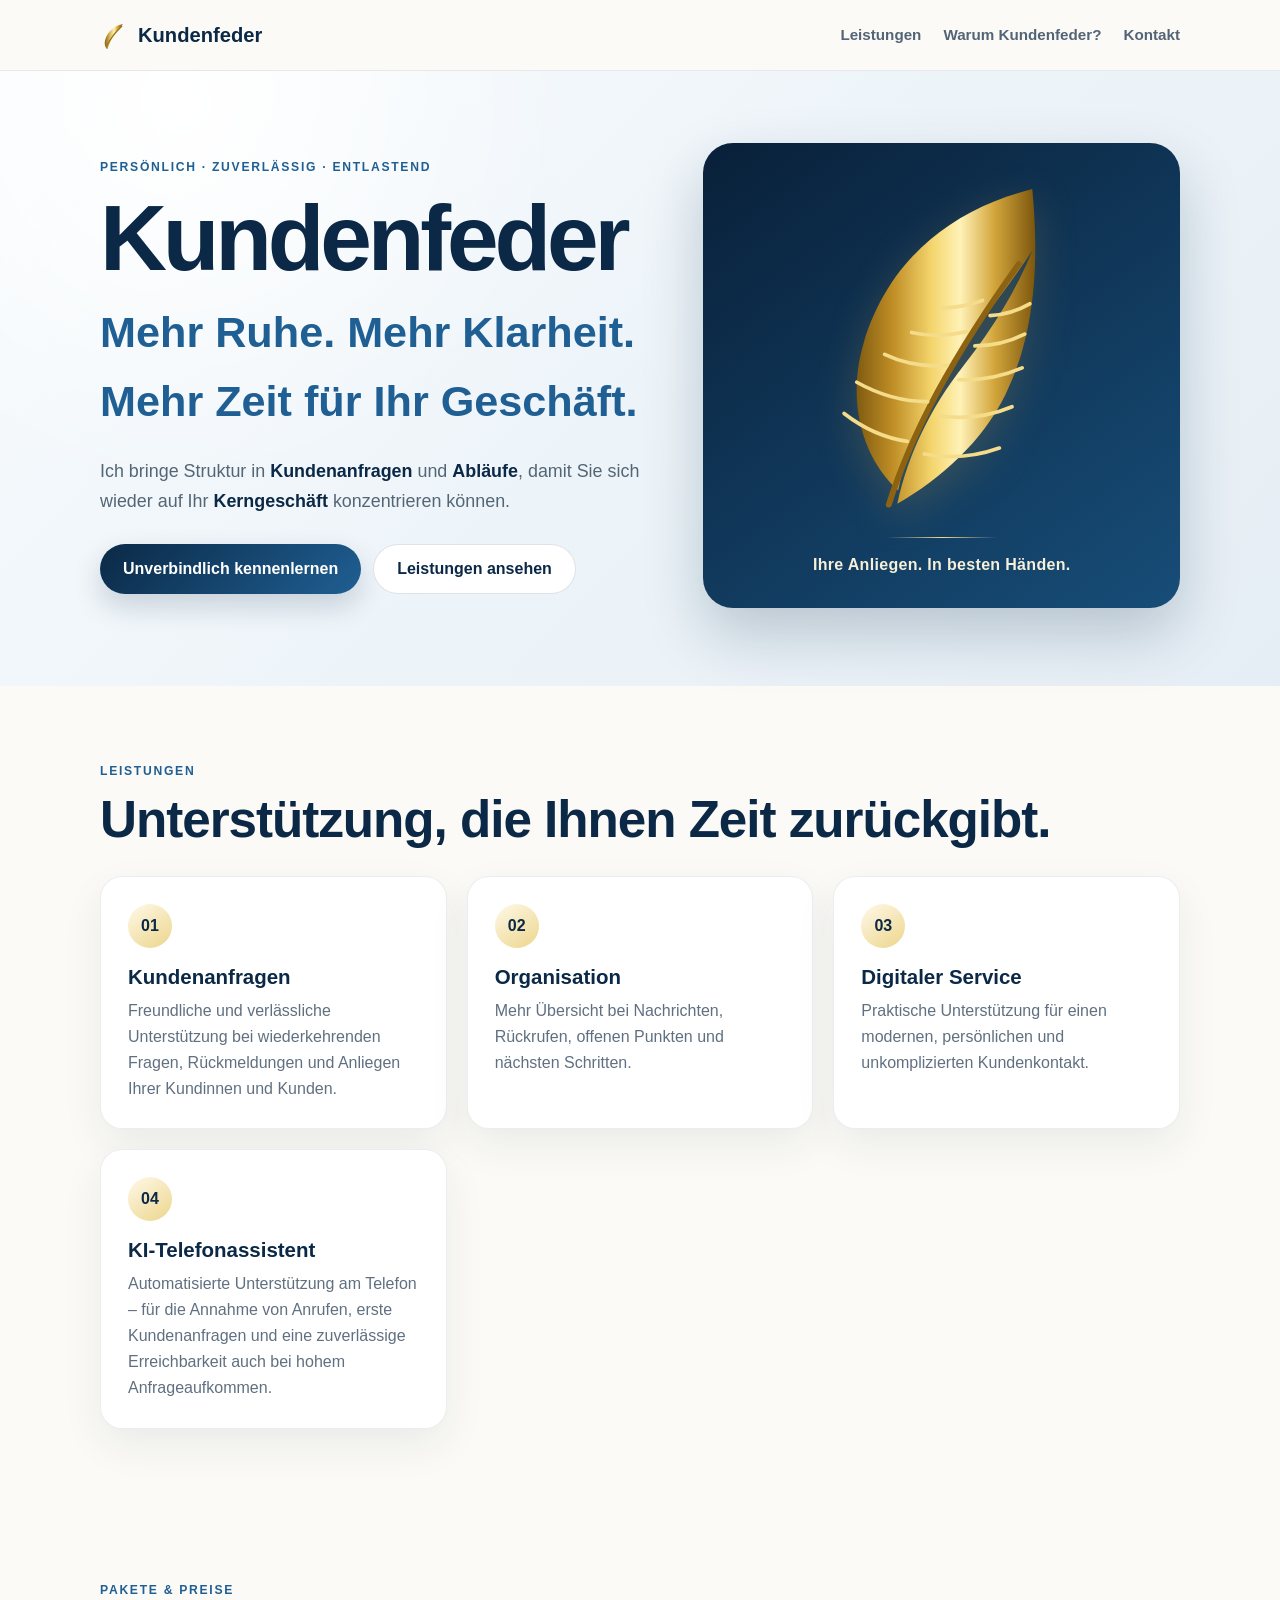
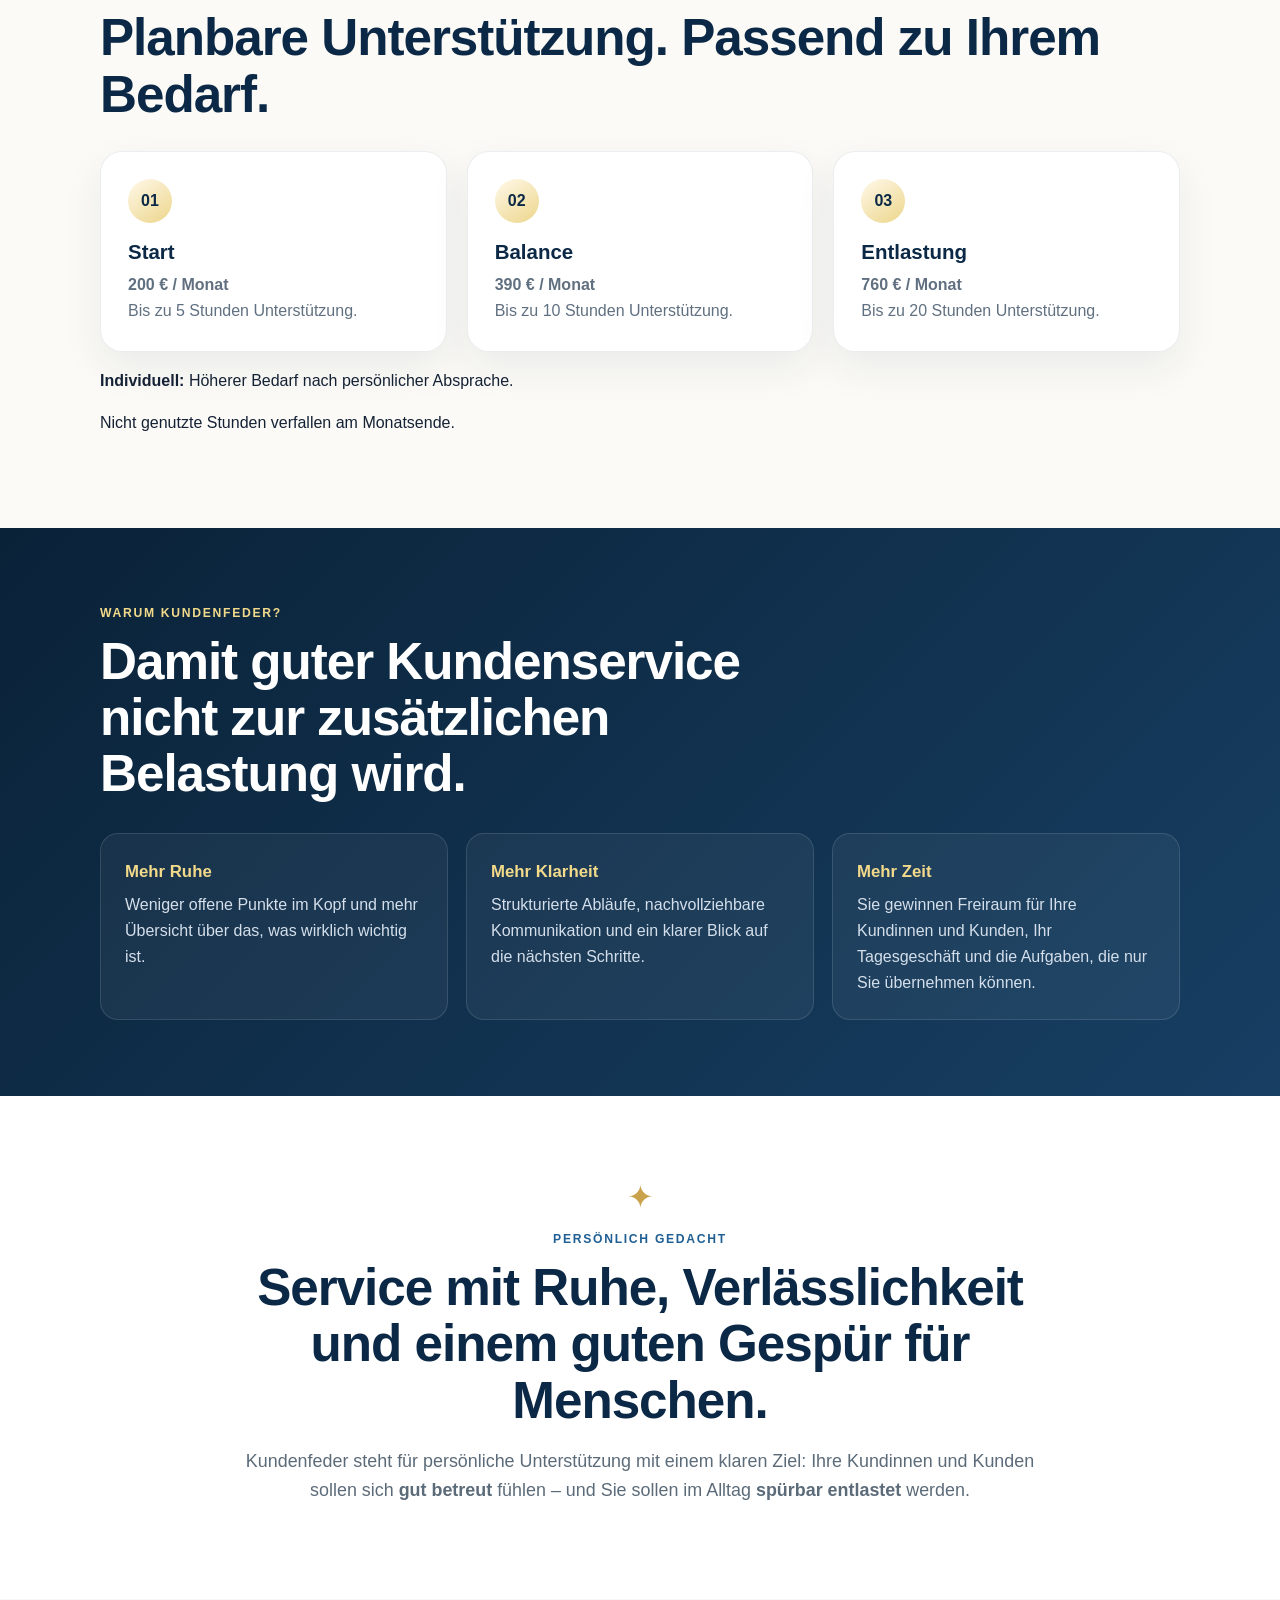
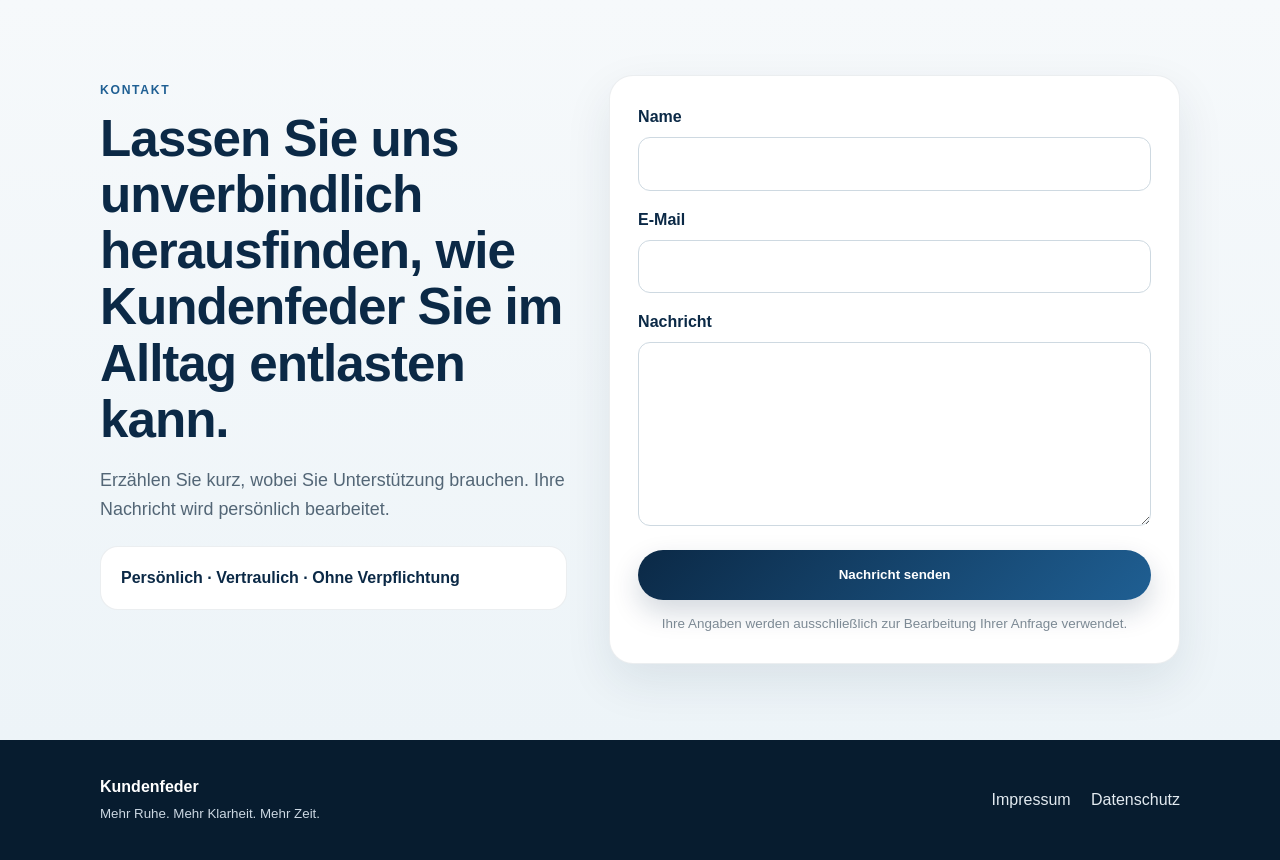
<file: index.html>
<!doctype html>
<html lang="de">
<head>
<meta charset="utf-8">
<meta name="viewport" content="width=device-width, initial-scale=1">
<title>Kundenfeder – Mehr Ruhe im Kundenservice</title>
<meta name="description" content="Kundenfeder unterstützt persönlich und zuverlässig bei Kundenanfragen, Organisation und digitalem Service.">
<style>
:root{
  --navy:#0b2946;
  --navy2:#123f63;
  --blue:#1f5f93;
  --gold:#c9a24b;
  --gold2:#f2da8a;
  --cream:#fbfaf6;
  --text:#152235;
  --muted:#607080;
  --white:#fff;
}
*{box-sizing:border-box}
html{scroll-behavior:smooth}
body{
  margin:0;
  font-family:-apple-system,BlinkMacSystemFont,"Segoe UI",Roboto,Arial,sans-serif;
  color:var(--text);
  background:var(--cream);
  line-height:1.62;
}
.wrap{width:min(1080px,calc(100% - 36px));margin:auto}
header{
  position:sticky;top:0;z-index:20;
  background:rgba(251,250,246,.95);
  backdrop-filter:blur(12px);
  border-bottom:1px solid rgba(11,41,70,.08)
}
.nav{min-height:70px;display:flex;align-items:center;justify-content:space-between;gap:20px}
.brand{
  display:flex;align-items:center;gap:10px;
  text-decoration:none;color:var(--navy);
  font-weight:900;font-size:1.26rem
}
.brand svg{width:28px;height:28px;flex:0 0 28px}
nav{display:flex;gap:22px}
nav a{text-decoration:none;color:#526476;font-weight:700;font-size:.95rem}
.hero{
  padding:72px 0 78px;
  background:
    radial-gradient(circle at 14% 5%,#fff 0,transparent 31%),
    linear-gradient(135deg,#f8fbfd 0%,#edf4f9 52%,#e6eef5 100%);
}
.hero-grid{display:grid;grid-template-columns:1.08fr .92fr;gap:44px;align-items:center}
.eyebrow{
  margin:0 0 10px;
  color:var(--blue);
  font-size:.76rem;
  font-weight:900;
  letter-spacing:.14em
}
h1,h2,h3{line-height:1.1;margin-top:0}
h1{
  font-size:clamp(3.1rem,8vw,5.8rem);
  margin-bottom:8px;
  color:var(--navy);
  letter-spacing:-.045em
}
.hero-title{
  font-size:clamp(1.7rem,5vw,2.7rem);
  font-weight:900;
  color:var(--blue);
  margin:0 0 20px
}
.lead{font-size:1.12rem;color:#536676;max-width:650px}
.lead strong{color:var(--navy)}
.actions{display:flex;gap:12px;flex-wrap:wrap;margin-top:28px}
.btn{
  display:inline-flex;align-items:center;justify-content:center;
  min-height:50px;padding:0 23px;border-radius:999px;
  text-decoration:none;font-weight:900;border:0;cursor:pointer
}
.primary{
  background:linear-gradient(135deg,var(--navy),var(--blue));
  color:#fff;
  box-shadow:0 12px 28px rgba(11,41,70,.18)
}
.secondary{
  background:#fff;color:var(--navy);
  border:1px solid rgba(11,41,70,.13)
}
.feather-card{
  min-height:390px;
  border-radius:30px;
  background:linear-gradient(145deg,#092039,#174d78);
  display:flex;flex-direction:column;align-items:center;justify-content:center;
  padding:30px;
  box-shadow:0 26px 60px rgba(11,41,70,.22)
}
.feather{
  width:min(270px,84%);
  filter:drop-shadow(0 12px 20px rgba(201,162,75,.22))
}
.gold-line{
  height:1px;width:110px;
  background:linear-gradient(90deg,transparent,var(--gold2),transparent);
  margin:10px 0 14px
}
.feather-card p{
  margin:0;color:#f6efd9;
  font-weight:800;letter-spacing:.02em
}
section{padding:76px 0}
h2{
  font-size:clamp(2rem,5vw,3.2rem);
  color:var(--navy);
  margin-bottom:18px;
  letter-spacing:-.02em
}
.cards{
  display:grid;
  grid-template-columns:repeat(3,1fr);
  gap:20px;
  margin-top:28px
}
.card{
  background:#fff;border-radius:22px;padding:27px;
  border:1px solid rgba(11,41,70,.08);
  box-shadow:0 16px 42px rgba(11,41,70,.07)
}
.num{
  width:44px;height:44px;border-radius:50%;
  display:grid;place-items:center;
  font-weight:900;color:var(--navy);
  background:linear-gradient(145deg,#fff9ea,#ecd58a);
  margin-bottom:18px
}
.card h3{font-size:1.28rem;color:var(--navy);margin-bottom:9px}
.card p{margin:0;color:var(--muted)}
.dark{
  background:linear-gradient(135deg,#0a2238,#173f63);
  color:#fff
}
.dark h2{color:#fff;max-width:760px}
.gold{color:var(--gold2)}
.promise-grid{
  display:grid;
  grid-template-columns:repeat(3,1fr);
  gap:18px;
  margin-top:30px
}
.promise{
  padding:24px;
  border:1px solid rgba(255,255,255,.12);
  border-radius:18px;
  background:rgba(255,255,255,.05)
}
.promise strong{
  display:block;color:#fff;
  font-size:1.05rem;margin-bottom:7px
}
.promise p{margin:0;color:#d4dfeb}
.promise .accent{color:var(--gold2)}
.personal{background:#fff;text-align:center}
.personal .wrap{max-width:790px}
.spark{color:var(--gold);font-size:2rem;margin-bottom:6px}
.personal-copy{font-size:1.12rem;color:#5c6b79}
.contact{background:linear-gradient(#f6f9fb,#edf4f8)}
.contact-grid{
  display:grid;
  grid-template-columns:.9fr 1.1fr;
  gap:42px;
  align-items:start
}
.contact-copy{padding-top:6px}
.callout{
  margin-top:22px;
  padding:18px 20px;
  border-radius:18px;
  background:#fff;
  border:1px solid rgba(11,41,70,.08);
  color:var(--navy);
  font-weight:800
}
form{
  background:#fff;
  border-radius:24px;
  padding:28px;
  border:1px solid rgba(11,41,70,.08);
  box-shadow:0 18px 48px rgba(11,41,70,.09)
}
label{
  display:block;
  font-weight:800;
  color:var(--navy);
  margin-bottom:16px
}
input,textarea{
  width:100%;
  margin-top:7px;
  padding:13px 14px;
  border:1px solid #ced9e1;
  border-radius:12px;
  font:inherit;
  color:var(--text);
  background:#fff
}
input:focus,textarea:focus{
  outline:3px solid rgba(31,95,147,.12);
  border-color:var(--blue)
}
.full{width:100%}
.note{
  text-align:center;
  font-size:.84rem;
  color:#7c8994;
  margin-bottom:0
}
footer{
  background:#071c2f;
  color:#cbd7e2;
  padding:34px 0
}
.foot{
  display:flex;
  justify-content:space-between;
  gap:20px;
  align-items:center
}
.foot strong{color:#fff}
.foot a{
  color:#e2eaf0;
  text-decoration:none;
  margin-left:16px
}
@media(max-width:820px){
  nav{display:none}
  .hero{padding:56px 0 64px}
  .hero-grid,.contact-grid,.cards,.promise-grid{grid-template-columns:1fr}
  .feather-card{min-height:320px}
  section{padding:60px 0}
  .foot{flex-direction:column;align-items:flex-start}
}
</style>
</head>
<body>

<header>
  <div class="wrap nav">
    <a class="brand" href="#start">
      <svg viewBox="0 0 64 64" aria-hidden="true">
        <defs>
          <linearGradient id="logoGold" x1="0" x2="1">
            <stop offset="0%" stop-color="#8a6416"/>
            <stop offset="28%" stop-color="#d9b75a"/>
            <stop offset="52%" stop-color="#fff0b2"/>
            <stop offset="76%" stop-color="#c9992d"/>
            <stop offset="100%" stop-color="#79550f"/>
          </linearGradient>
        </defs>
        <path d="M52 7C30 12 17 26 12 43c-3 10 0 18 5 22 3-13 9-24 18-35 7-8 13-15 17-23Z" fill="url(#logoGold)"/>
        <path d="M15 58C24 40 35 25 50 12" fill="none" stroke="#9a6e17" stroke-width="2.5" stroke-linecap="round"/>
      </svg>
      Kundenfeder
    </a>
    <nav>
      <a href="#leistungen">Leistungen</a>
      <a href="#warum">Warum Kundenfeder?</a>
      <a href="#kontakt">Kontakt</a>
    </nav>
  </div>
</header>

<main>

<section id="start" class="hero">
  <div class="wrap hero-grid">
    <div>
      <p class="eyebrow">PERSÖNLICH · ZUVERLÄSSIG · ENTLASTEND</p>
      <h1>Kundenfeder</h1>
      <p class="hero-title">
        <strong>Mehr Ruhe. Mehr Klarheit. Mehr Zeit für Ihr Geschäft.</strong>
      </p>

      <p class="lead">
        Ich bringe Struktur in <strong>Kundenanfragen</strong> und
        <strong>Abläufe</strong>, damit Sie sich wieder auf Ihr
        <strong>Kerngeschäft</strong> konzentrieren können.
      </p>

      <div class="actions">
        <a class="btn primary" href="#kontakt">Unverbindlich kennenlernen</a>
        <a class="btn secondary" href="#leistungen">Leistungen ansehen</a>
      </div>
    </div>

    <div class="feather-card" aria-hidden="true">
      <svg class="feather" viewBox="0 0 320 420">
        <defs>
          <linearGradient id="gold" x1="0" x2="1">
            <stop offset="0%" stop-color="#805b10"/>
            <stop offset="20%" stop-color="#bf8d25"/>
            <stop offset="42%" stop-color="#f4d56c"/>
            <stop offset="58%" stop-color="#fff2b7"/>
            <stop offset="77%" stop-color="#d3a63c"/>
            <stop offset="100%" stop-color="#7c560d"/>
          </linearGradient>
        </defs>

        <path
          d="M267 19C165 45 95 108 67 202c-22 75 3 140 41 174 14-63 39-116 74-166 32-46 63-84 85-118-18 45-46 91-82 137-39 50-65 104-78 163 52-30 101-74 128-129 39-78 39-170 32-244Z"
          fill="url(#gold)"
        />

        <path
          d="M97 393c27-86 76-176 154-285"
          fill="none"
          stroke="#8d6312"
          stroke-width="7"
          stroke-linecap="round"
        />

        <path
          d="M119 318c-28-4-53-16-75-33
             M143 271c-30 0-59-9-84-23
             M166 228c-26 2-51-2-74-13
             M189 188c-22 5-44 6-65 1
             M208 151c-17 6-34 9-51 9
             M139 333c31 6 61 3 89-7
             M159 288c30 4 58 0 84-11
             M180 245c27 1 52-4 75-14
             M199 205c21 0 41-5 59-14
             M217 169c17-1 33-6 47-14"
          fill="none"
          stroke="#f5dc8a"
          stroke-width="4.4"
          stroke-linecap="round"
        />
      </svg>

      <div class="gold-line"></div>
      <p>Ihre Anliegen. In besten Händen.</p>
    </div>
  </div>
</section>

<section id="leistungen">
  <div class="wrap">
    <p class="eyebrow">LEISTUNGEN</p>
    <h2>Unterstützung, die Ihnen Zeit zurückgibt.</h2>

    <div class="cards">

      <article class="card">
        <div class="num">01</div>
        <h3><strong>Kundenanfragen</strong></h3>
        <p>
          Freundliche und verlässliche Unterstützung bei wiederkehrenden Fragen,
          Rückmeldungen und Anliegen Ihrer Kundinnen und Kunden.
        </p>
      </article>

      <article class="card">
        <div class="num">02</div>
        <h3><strong>Organisation</strong></h3>
        <p>
          Mehr Übersicht bei Nachrichten, Rückrufen, offenen Punkten
          und nächsten Schritten.
        </p>
      </article>

      <article class="card">
        <div class="num">03</div>
        <h3><strong>Digitaler Service</strong></h3>
        <p>
          Praktische Unterstützung für einen modernen, persönlichen
          und unkomplizierten Kundenkontakt.
        </p>
      </article><article class="card">
  <div class="num">04</div>
  <h3><strong>KI-Telefonassistent</strong></h3>
  <p>
    Automatisierte Unterstützung am Telefon – für die Annahme
    von Anrufen, erste Kundenanfragen und eine zuverlässige
    Erreichbarkeit auch bei hohem Anfrageaufkommen.
  </p>
</article>

    </div>
  </div>
</section>

<section id="preise">
<div class="wrap">
<p class="eyebrow">PAKETE &amp; PREISE</p>
<h2>Planbare Unterstützung. Passend zu Ihrem Bedarf.</h2>
<div class="cards">
<article class="card"><div class="num">01</div><h3>Start</h3><p><strong>200 € / Monat</strong></p><p>Bis zu 5 Stunden Unterstützung.</p></article>
<article class="card"><div class="num">02</div><h3>Balance</h3><p><strong>390 € / Monat</strong></p><p>Bis zu 10 Stunden Unterstützung.</p></article>
<article class="card"><div class="num">03</div><h3>Entlastung</h3><p><strong>760 € / Monat</strong></p><p>Bis zu 20 Stunden Unterstützung.</p></article>
</div>
<p><strong>Individuell:</strong> Höherer Bedarf nach persönlicher Absprache.</p>
<p>Nicht genutzte Stunden verfallen am Monatsende.</p>
</div>
</section><section id="warum" class="dark">
  <div class="wrap">
    <p class="eyebrow gold">WARUM KUNDENFEDER?</p>

    <h2>
      <strong>Damit guter Kundenservice nicht zur zusätzlichen Belastung wird.</strong>
    </h2>

    <div class="promise-grid">

      <div class="promise">
        <strong><span class="accent">Mehr Ruhe</span></strong>
        <p>
          Weniger offene Punkte im Kopf und mehr Übersicht über das,
          was wirklich wichtig ist.
        </p>
      </div>

      <div class="promise">
        <strong><span class="accent">Mehr Klarheit</span></strong>
        <p>
          Strukturierte Abläufe, nachvollziehbare Kommunikation
          und ein klarer Blick auf die nächsten Schritte.
        </p>
      </div>

      <div class="promise">
        <strong><span class="accent">Mehr Zeit</span></strong>
        <p>
          Sie gewinnen Freiraum für Ihre Kundinnen und Kunden,
          Ihr Tagesgeschäft und die Aufgaben, die nur Sie übernehmen können.
        </p>
      </div>

    </div>
  </div>
</section>

<section class="personal">
  <div class="wrap">
    <div class="spark">✦</div>
    <p class="eyebrow">PERSÖNLICH GEDACHT</p>

    <h2>
      <strong>
        Service mit Ruhe, Verlässlichkeit und einem guten Gespür für Menschen.
      </strong>
    </h2>

    <p class="personal-copy">
      Kundenfeder steht für persönliche Unterstützung mit einem klaren Ziel:
      Ihre Kundinnen und Kunden sollen sich <strong>gut betreut</strong> fühlen –
      und Sie sollen im Alltag <strong>spürbar entlastet</strong> werden.
    </p>
  </div>
</section>

<section id="kontakt" class="contact">
  <div class="wrap contact-grid">

    <div class="contact-copy">
      <p class="eyebrow">KONTAKT</p>

      <h2>
        <strong>
          Lassen Sie uns unverbindlich herausfinden,
          wie Kundenfeder Sie im Alltag entlasten kann.
        </strong>
      </h2>

      <p class="lead">
        Erzählen Sie kurz, wobei Sie Unterstützung brauchen.
        Ihre Nachricht wird persönlich bearbeitet.
      </p>

      <div class="callout">
        Persönlich · Vertraulich · Ohne Verpflichtung
      </div>
    </div>

    <form action="https://formspree.io/f/xjybqalj" method="POST">

      <label>
        Name
        <input type="text" name="name" autocomplete="name" required>
      </label>

      <label>
        E-Mail
        <input type="email" name="email" autocomplete="email" required>
      </label>

      <label>
        Nachricht
        <textarea name="message" rows="6" required></textarea>
      </label>

      <input type="hidden" name="_subject" value="Neue Anfrage über Kundenfeder">

      <button class="btn primary full" type="submit">
        Nachricht senden
      </button>

      <p class="note">
        Ihre Angaben werden ausschließlich zur Bearbeitung Ihrer Anfrage verwendet.
      </p>

    </form>
  </div>
</section>

</main>

<footer>
  <div class="wrap foot">
    <div>
      <strong>Kundenfeder</strong><br>
      <small>Mehr Ruhe. Mehr Klarheit. Mehr Zeit.</small>
    </div>

    <div>
      <a href="impressum.html">Impressum</a>
      <a href="datenschutz.html">Datenschutz</a>
    </div>
  </div>
</footer>

</body>
</html>
</file>
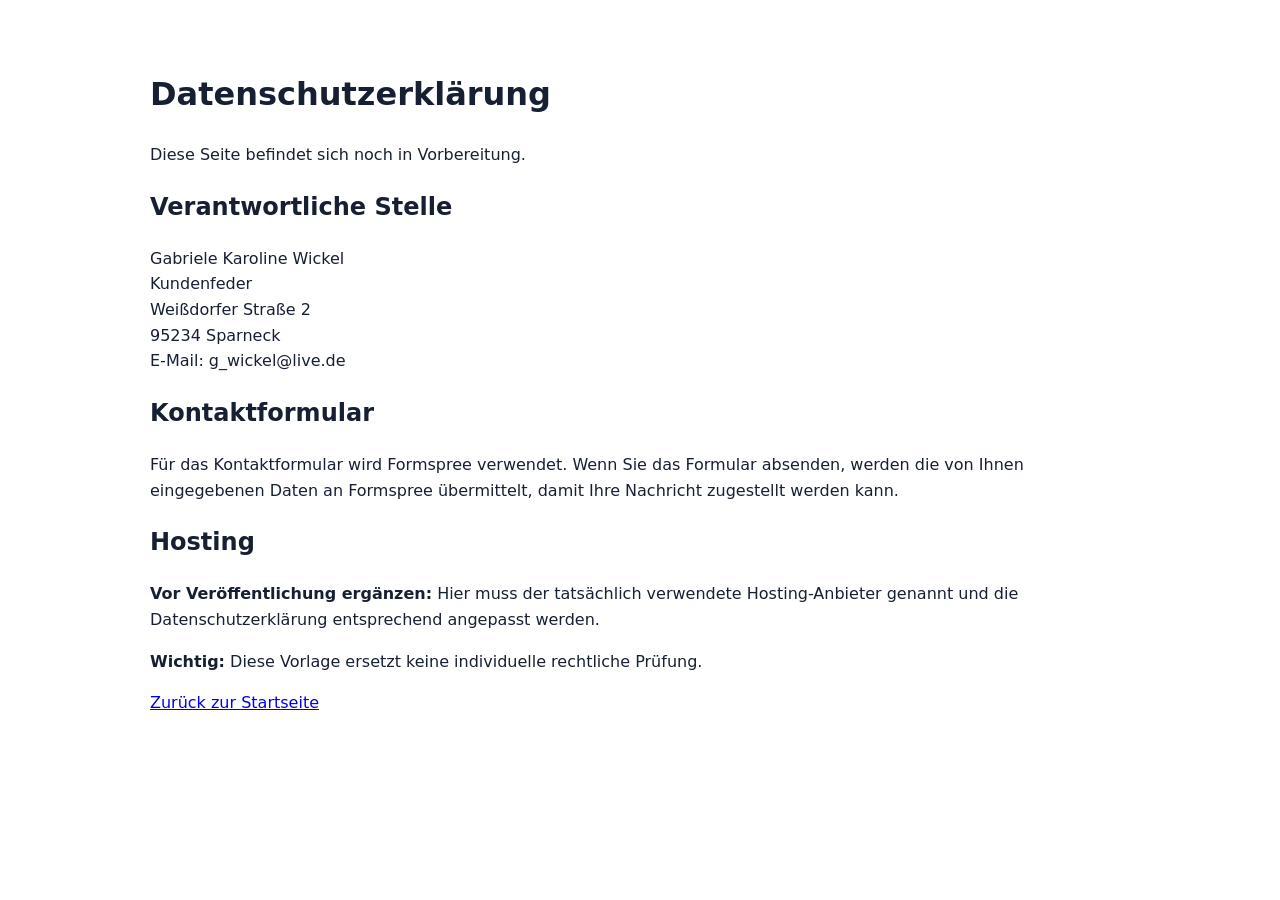
<file: datenschutz.html>
<!doctype html><html lang="de"><head><meta charset="utf-8"><meta name="viewport" content="width=device-width,initial-scale=1"><title>Datenschutz – Kundenfeder</title><link rel="stylesheet" href="style.css"></head><body><main class="wrap" style="padding:48px 0"><h1>Datenschutzerklärung</h1><p>Diese Seite befindet sich noch in Vorbereitung.</p><h2>Verantwortliche Stelle</h2><p>Gabriele Karoline Wickel<br>Kundenfeder<br>Weißdorfer Straße 2<br>95234 Sparneck<br>E-Mail: g_wickel@live.de</p><h2>Kontaktformular</h2><p>Für das Kontaktformular wird Formspree verwendet. Wenn Sie das Formular absenden, werden die von Ihnen eingegebenen Daten an Formspree übermittelt, damit Ihre Nachricht zugestellt werden kann.</p><h2>Hosting</h2><p><strong>Vor Veröffentlichung ergänzen:</strong> Hier muss der tatsächlich verwendete Hosting-Anbieter genannt und die Datenschutzerklärung entsprechend angepasst werden.</p><p><strong>Wichtig:</strong> Diese Vorlage ersetzt keine individuelle rechtliche Prüfung.</p><p><a href="index.html">Zurück zur Startseite</a></p></main></body></html>
</file>
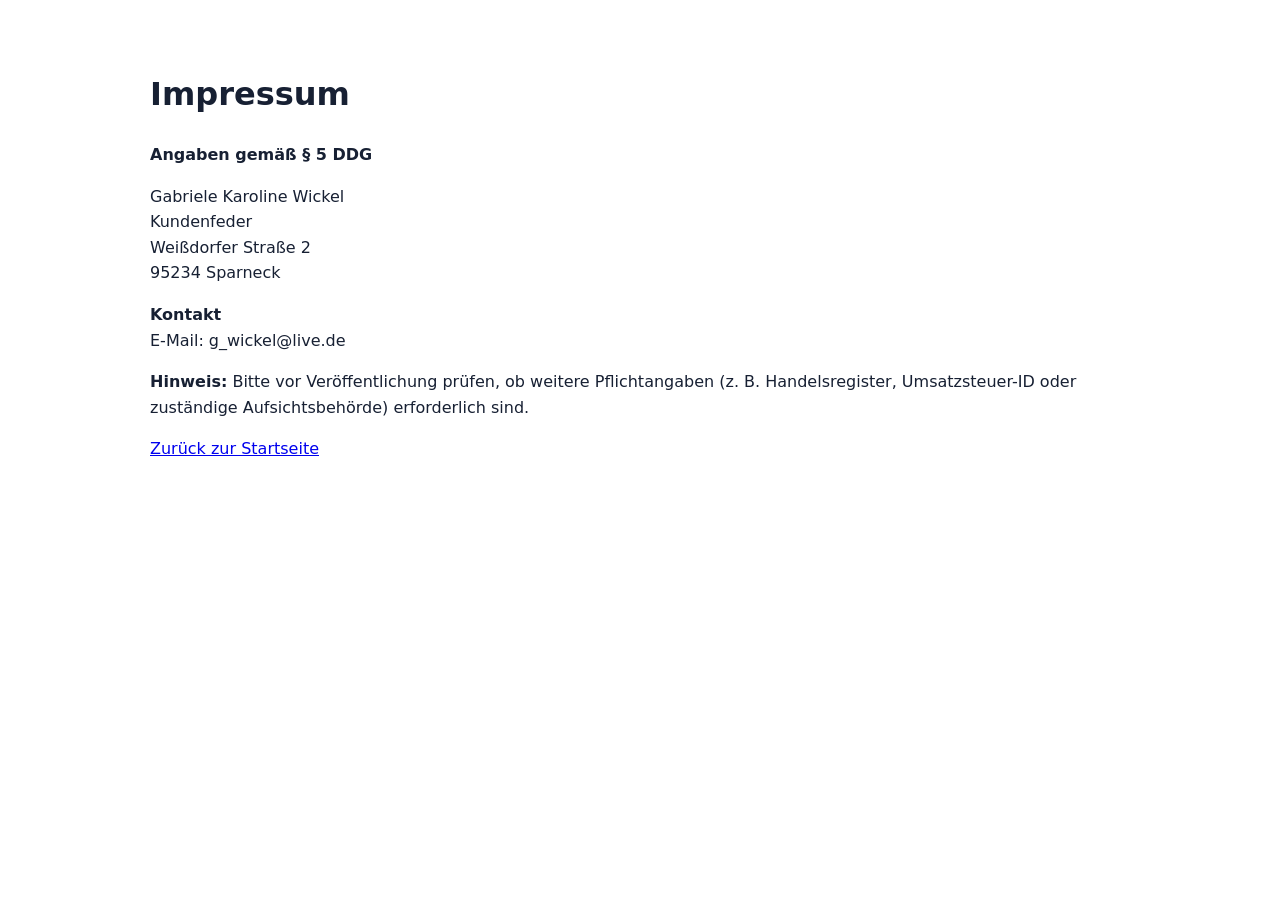
<file: impressum.html>
<!doctype html><html lang="de"><head><meta charset="utf-8"><meta name="viewport" content="width=device-width,initial-scale=1"><title>Impressum – Kundenfeder</title><link rel="stylesheet" href="style.css"></head><body><main class="wrap" style="padding:48px 0"><h1>Impressum</h1><p><strong>Angaben gemäß § 5 DDG</strong></p><p>Gabriele Karoline Wickel<br>Kundenfeder<br>Weißdorfer Straße 2<br>95234 Sparneck</p><p><strong>Kontakt</strong><br>E-Mail: g_wickel@live.de</p><p><strong>Hinweis:</strong> Bitte vor Veröffentlichung prüfen, ob weitere Pflichtangaben (z. B. Handelsregister, Umsatzsteuer-ID oder zuständige Aufsichtsbehörde) erforderlich sind.</p><p><a href="index.html">Zurück zur Startseite</a></p></main></body></html>
</file>
<file: style.css>
*{box-sizing:border-box}body{margin:0;font-family:system-ui,-apple-system,BlinkMacSystemFont,"Segoe UI",sans-serif;color:#172033;background:#fff;line-height:1.6}.wrap{width:min(980px,90%);margin:auto}.hero{padding:80px 0;background:linear-gradient(135deg,#f7f2ff,#eef7ff)}.eyebrow{letter-spacing:.16em;font-weight:700;color:#6d4aff}.hero h1{font-size:clamp(2.2rem,7vw,4.6rem);line-height:1.05;margin:.2em 0}.lead{font-size:1.2rem;max-width:720px}.button,button{display:inline-block;background:#172033;color:#fff;border:0;border-radius:12px;padding:14px 22px;font-weight:700;text-decoration:none;cursor:pointer}.cards{display:grid;grid-template-columns:repeat(3,1fr);gap:18px;padding:54px 0}.card{padding:24px;border:1px solid #e6e8ee;border-radius:18px;background:#fff;box-shadow:0 8px 28px rgba(20,28,45,.06)}.contact{background:#f7f8fb;padding:54px 0}.contact form{display:grid;gap:16px;max-width:680px}label{display:grid;gap:7px;font-weight:600}input,textarea{width:100%;font:inherit;padding:13px;border:1px solid #cfd5df;border-radius:10px;background:#fff}footer{padding:26px 0}.footerlinks{display:flex;gap:18px;flex-wrap:wrap;align-items:center}.footerlinks a{color:#172033}@media(max-width:760px){.cards{grid-template-columns:1fr}.hero{padding:54px 0}}
</file>
